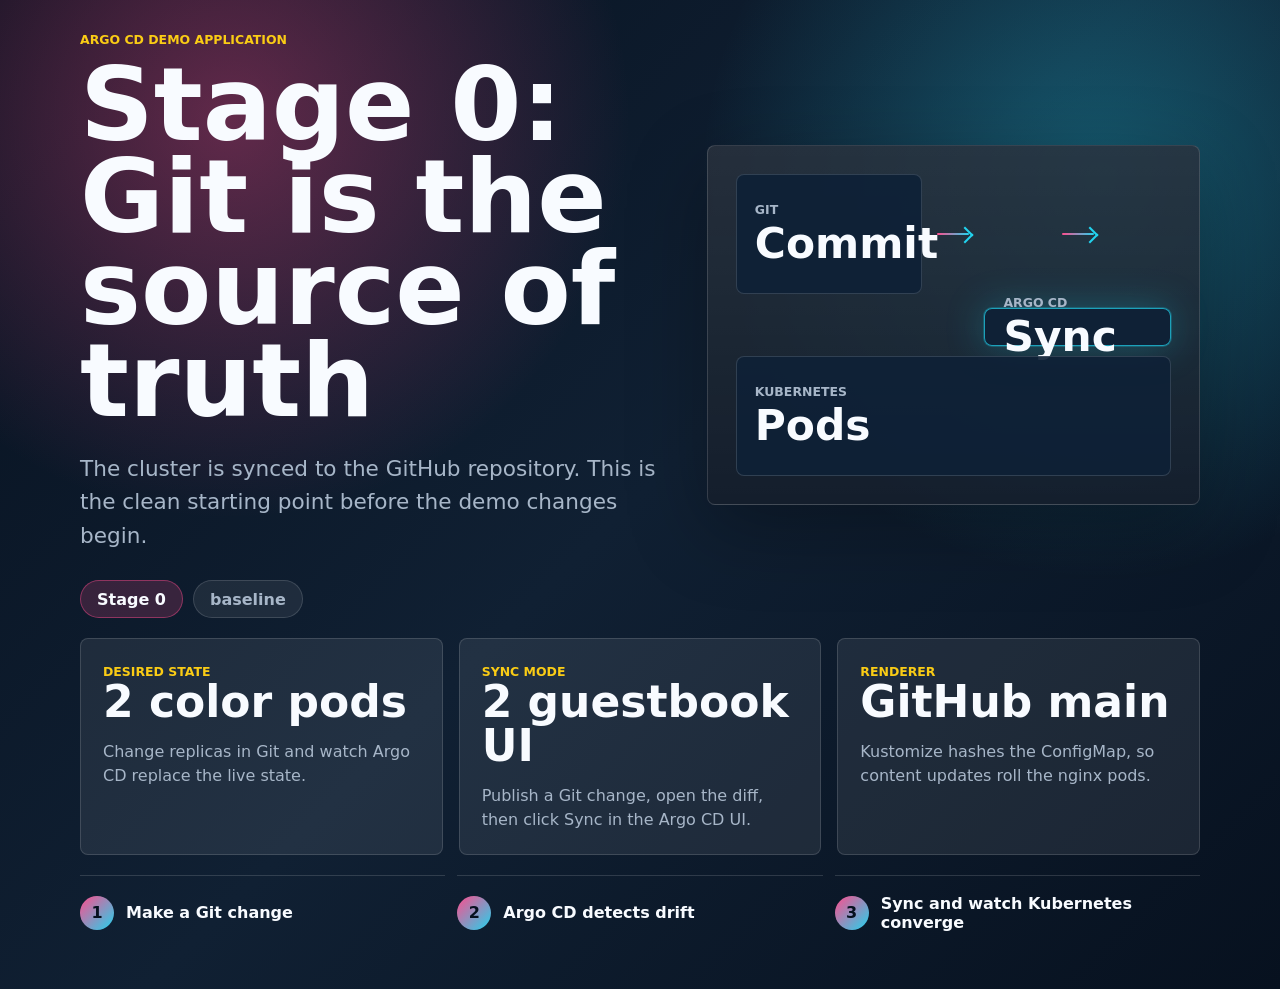
<file: k8s/color-showcase/site/index.html>
<!doctype html>
<html lang="en">
  <head>
    <meta charset="utf-8">
    <meta name="viewport" content="width=device-width, initial-scale=1">
    <title>Argo CD GitOps Demo</title>
    <link rel="stylesheet" href="./styles.css">
    <script src="./app-config.js"></script>
  </head>
  <body>
    <main class="shell">
      <section class="hero" aria-label="GitOps deployment status">
        <div class="hero-copy">
          <p class="eyebrow">Argo CD demo application</p>
          <h1 id="headline">Git is the source of truth</h1>
          <p id="message" class="lede">
            This page is served by nginx, configured by a Kustomize-generated ConfigMap, and deployed by Argo CD.
          </p>
          <div class="actions">
            <span id="themeName" class="pill">Aurora</span>
            <span id="release" class="pill muted">v1.0</span>
          </div>
        </div>

        <div class="topology" aria-label="Deployment topology">
          <div class="lane">
            <span>Git</span>
            <strong>Commit</strong>
          </div>
          <div class="arrow"></div>
          <div class="lane active">
            <span>Argo CD</span>
            <strong>Sync</strong>
          </div>
          <div class="arrow"></div>
          <div class="lane">
            <span>Kubernetes</span>
            <strong>Pods</strong>
          </div>
        </div>
      </section>

      <section class="panel-grid" aria-label="Runtime details">
        <article class="panel">
          <span class="label">Desired state</span>
          <strong id="metricA">2 pods</strong>
          <p>Change replicas in Git and watch Argo CD replace the live state.</p>
        </article>
        <article class="panel">
          <span class="label">Sync mode</span>
          <strong id="metricB">Manual sync</strong>
          <p>Publish a Git change, open the diff, then click Sync in the Argo CD UI.</p>
        </article>
        <article class="panel">
          <span class="label">Renderer</span>
          <strong id="metricC">Kustomize</strong>
          <p>Kustomize hashes the ConfigMap, so content updates roll the nginx pods.</p>
        </article>
      </section>

      <section class="timeline" aria-label="Demo storyline">
        <div>
          <span class="step">1</span>
          <p>Make a Git change</p>
        </div>
        <div>
          <span class="step">2</span>
          <p>Argo CD detects drift</p>
        </div>
        <div>
          <span class="step">3</span>
          <p>Sync and watch Kubernetes converge</p>
        </div>
      </section>
    </main>

    <script>
      const config = window.DEMO_CONFIG || {};
      const root = document.documentElement;
      const setText = (id, value) => {
        if (value) {
          document.getElementById(id).textContent = value;
        }
      };

      root.style.setProperty("--accent", config.accent || "#ff4d8d");
      root.style.setProperty("--accent-two", config.accentTwo || "#22d3ee");
      root.style.setProperty("--accent-three", config.accentThree || "#facc15");
      setText("headline", config.headline);
      setText("message", config.message);
      setText("themeName", config.themeName);
      setText("release", config.release);
      setText("metricA", config.metricA);
      setText("metricB", config.metricB);
      setText("metricC", config.metricC);
    </script>
  </body>
</html>
</file>
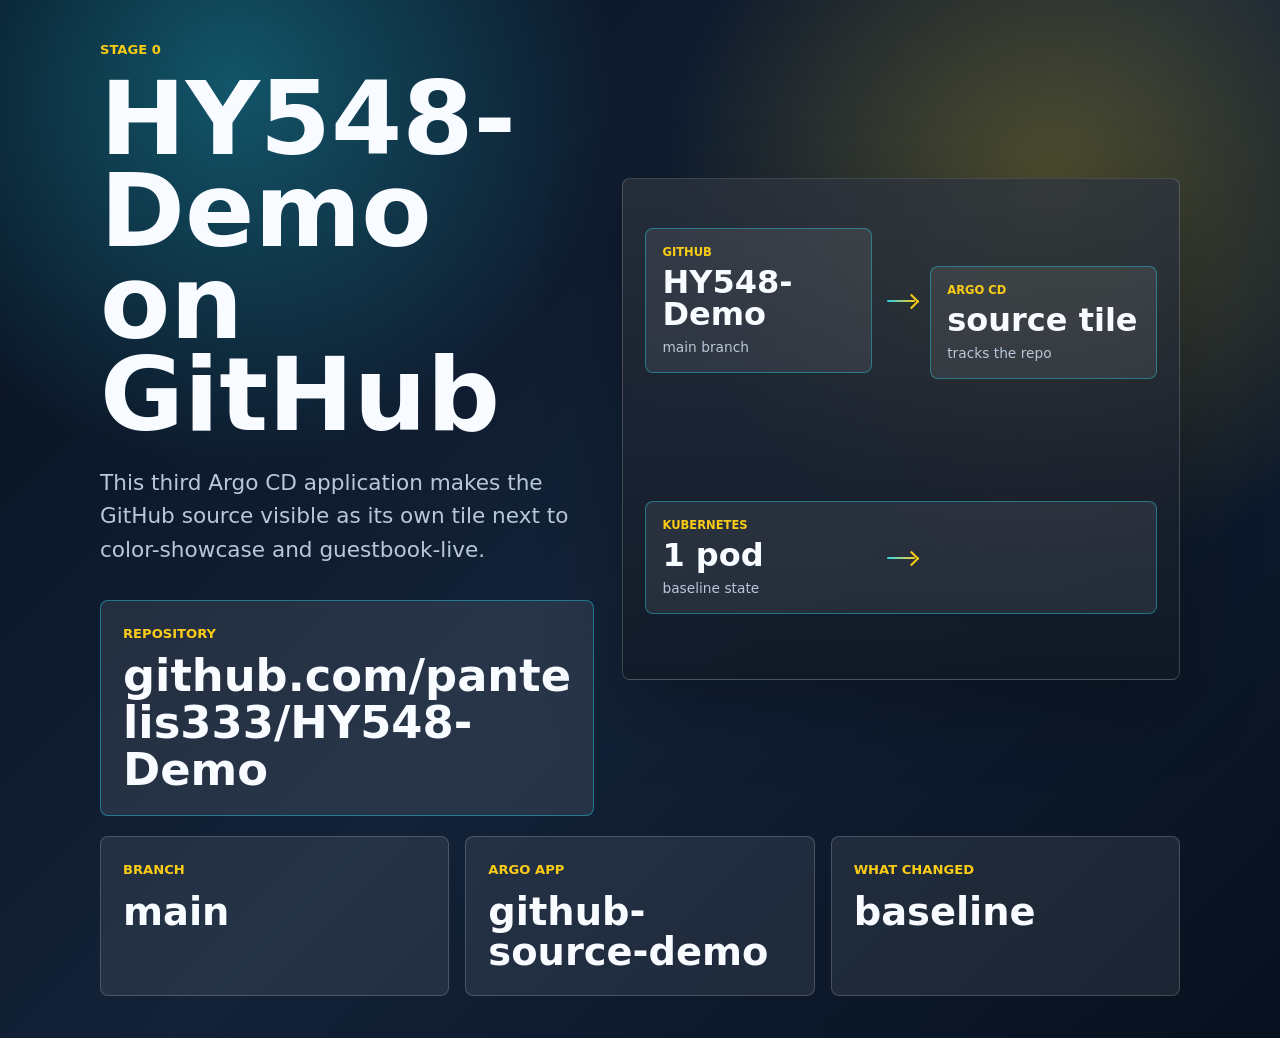
<file: k8s/github-source-demo/site/index.html>
<!doctype html>
<html lang="en">
  <head>
    <meta charset="utf-8">
    <meta name="viewport" content="width=device-width, initial-scale=1">
    <title>HY548-Demo GitHub Source</title>
    <link rel="stylesheet" href="./styles.css">
    <script src="./app-config.js"></script>
  </head>
  <body>
    <main class="shell">
      <section class="hero" aria-label="GitHub source status">
        <div class="hero-copy">
          <p id="stage" class="eyebrow">Stage 0</p>
          <h1 id="headline">HY548-Demo on GitHub</h1>
          <p id="message" class="lede">
            This Argo CD application exists only to make the GitHub source visible as its own tile.
          </p>
          <div class="repo-panel">
            <span>Repository</span>
            <strong id="repo">github.com/pantelis333/HY548-Demo</strong>
          </div>
        </div>

        <div class="flow-shell" aria-label="GitOps flow">
          <div id="flow" class="flow"></div>
        </div>
      </section>

      <section class="facts" aria-label="GitOps facts">
        <article>
          <span>Branch</span>
          <strong id="branch">main</strong>
        </article>
        <article>
          <span>Argo app</span>
          <strong id="appName">github-source-demo</strong>
        </article>
        <article>
          <span>What changed</span>
          <strong id="change">baseline</strong>
        </article>
      </section>
    </main>

    <script>
      const config = window.SOURCE_DEMO_CONFIG || {};
      const defaultSteps = [
        { label: "GitHub", value: "HY548-Demo" },
        { label: "Argo CD", value: "Application" },
        { label: "Kubernetes", value: "1 pod" }
      ];
      const setText = (id, value) => {
        if (value) {
          document.getElementById(id).textContent = value;
        }
      };
      const renderFlow = () => {
        const steps = config.steps || defaultSteps;
        const flow = document.getElementById("flow");
        flow.className = `flow ${config.mode || "baseline"}`;
        flow.innerHTML = "";

        steps.forEach((step, index) => {
          const node = document.createElement("article");
          node.className = "flow-node";
          node.innerHTML = `<span>${step.label}</span><strong>${step.value}</strong><small>${step.note || ""}</small>`;
          flow.appendChild(node);

          if (index < steps.length - 1) {
            const arrow = document.createElement("div");
            arrow.className = "flow-arrow";
            flow.appendChild(arrow);
          }
        });
      };

      document.documentElement.style.setProperty("--accent", config.accent || "#22d3ee");
      document.documentElement.style.setProperty("--accent-two", config.accentTwo || "#facc15");
      setText("stage", config.stage);
      setText("headline", config.headline);
      setText("message", config.message);
      setText("repo", config.repo);
      setText("branch", config.branch);
      setText("appName", config.appName);
      setText("change", config.change);
      renderFlow();
    </script>
  </body>
</html>
</file>
<file: k8s/color-showcase/site/styles.css>
:root {
  --accent: #ff4d8d;
  --accent-two: #22d3ee;
  --accent-three: #facc15;
  --bg: #09111f;
  --panel: rgba(10, 20, 34, 0.82);
  --panel-strong: rgba(15, 33, 55, 0.92);
  --text: #f8fbff;
  --muted: #a7b6c8;
  --line: rgba(255, 255, 255, 0.14);
  font-family: Inter, ui-sans-serif, system-ui, -apple-system, BlinkMacSystemFont, "Segoe UI", sans-serif;
}

* {
  box-sizing: border-box;
}

body {
  min-height: 100vh;
  margin: 0;
  color: var(--text);
  background:
    radial-gradient(circle at 18% 12%, color-mix(in srgb, var(--accent) 36%, transparent), transparent 25rem),
    radial-gradient(circle at 86% 18%, color-mix(in srgb, var(--accent-two) 32%, transparent), transparent 25rem),
    linear-gradient(135deg, #07111f 0%, #102033 50%, #07111f 100%);
}

.shell {
  width: min(1120px, calc(100% - 32px));
  min-height: 100vh;
  margin: 0 auto;
  padding: 32px 0;
  display: grid;
  grid-template-rows: 1fr auto auto;
  gap: 20px;
}

.hero {
  min-height: 54vh;
  display: grid;
  grid-template-columns: minmax(0, 1.1fr) minmax(320px, 0.9fr);
  gap: 24px;
  align-items: center;
}

.eyebrow,
.label {
  margin: 0 0 12px;
  color: var(--accent-three);
  font-size: 0.78rem;
  font-weight: 800;
  letter-spacing: 0;
  text-transform: uppercase;
}

h1 {
  max-width: 780px;
  margin: 0;
  font-size: clamp(3rem, 8vw, 6.75rem);
  line-height: 0.9;
  letter-spacing: 0;
}

.lede {
  max-width: 680px;
  margin: 24px 0 0;
  color: var(--muted);
  font-size: clamp(1.05rem, 2.2vw, 1.35rem);
  line-height: 1.55;
}

.actions {
  display: flex;
  flex-wrap: wrap;
  gap: 10px;
  margin-top: 28px;
}

.pill {
  display: inline-flex;
  min-height: 38px;
  align-items: center;
  border: 1px solid color-mix(in srgb, var(--accent) 44%, transparent);
  border-radius: 999px;
  padding: 0 16px;
  background: color-mix(in srgb, var(--accent) 18%, transparent);
  color: var(--text);
  font-weight: 800;
}

.pill.muted {
  border-color: var(--line);
  background: rgba(255, 255, 255, 0.07);
  color: var(--muted);
}

.topology {
  position: relative;
  min-height: 360px;
  border: 1px solid var(--line);
  border-radius: 8px;
  padding: 28px;
  background:
    linear-gradient(180deg, rgba(255, 255, 255, 0.11), rgba(255, 255, 255, 0.04)),
    var(--panel);
  box-shadow: 0 24px 80px rgba(0, 0, 0, 0.28);
  display: grid;
  grid-template-columns: 1fr 34px 1fr;
  grid-template-rows: 1fr 34px 1fr;
  gap: 14px;
}

.lane {
  min-width: 0;
  border: 1px solid var(--line);
  border-radius: 8px;
  padding: 18px;
  background: var(--panel-strong);
  display: flex;
  flex-direction: column;
  justify-content: center;
  gap: 6px;
}

.lane:nth-child(1) {
  grid-column: 1;
  grid-row: 1;
}

.lane:nth-child(3) {
  grid-column: 3;
  grid-row: 2;
}

.lane:nth-child(5) {
  grid-column: 1 / 4;
  grid-row: 3;
}

.lane span {
  color: var(--muted);
  font-size: 0.78rem;
  font-weight: 800;
  text-transform: uppercase;
}

.lane strong {
  font-size: clamp(1.65rem, 4vw, 2.65rem);
  line-height: 1;
}

.lane.active {
  border-color: color-mix(in srgb, var(--accent-two) 72%, transparent);
  box-shadow: 0 0 0 1px color-mix(in srgb, var(--accent-two) 22%, transparent), 0 0 38px color-mix(in srgb, var(--accent-two) 28%, transparent);
}

.arrow {
  align-self: center;
  justify-self: center;
  width: 32px;
  height: 2px;
  border-radius: 99px;
  background: linear-gradient(90deg, var(--accent), var(--accent-two));
}

.arrow::after {
  content: "";
  display: block;
  width: 10px;
  height: 10px;
  margin: -4px 0 0 22px;
  border-top: 2px solid var(--accent-two);
  border-right: 2px solid var(--accent-two);
  transform: rotate(45deg);
}

.panel-grid {
  display: grid;
  grid-template-columns: repeat(3, minmax(0, 1fr));
  gap: 16px;
}

.panel {
  min-height: 168px;
  border: 1px solid var(--line);
  border-radius: 8px;
  padding: 22px;
  background: rgba(255, 255, 255, 0.08);
}

.panel strong {
  display: block;
  margin-bottom: 16px;
  font-size: clamp(1.75rem, 4vw, 2.75rem);
  line-height: 1;
}

.panel p {
  margin: 0;
  color: var(--muted);
  line-height: 1.5;
}

.timeline {
  display: grid;
  grid-template-columns: repeat(3, minmax(0, 1fr));
  gap: 12px;
  padding-bottom: 8px;
}

.timeline div {
  min-height: 74px;
  border-top: 1px solid var(--line);
  display: grid;
  grid-template-columns: 34px 1fr;
  gap: 12px;
  align-items: center;
}

.step {
  width: 34px;
  height: 34px;
  border-radius: 999px;
  display: grid;
  place-items: center;
  background: linear-gradient(135deg, var(--accent), var(--accent-two));
  color: #06111f;
  font-weight: 900;
}

.timeline p {
  margin: 0;
  color: var(--text);
  font-weight: 800;
}

@media (max-width: 860px) {
  .shell {
    width: min(100% - 24px, 720px);
    padding: 24px 0;
  }

  .hero,
  .panel-grid,
  .timeline {
    grid-template-columns: 1fr;
  }

  .hero {
    min-height: auto;
  }

  .topology {
    min-height: 320px;
  }
}

@media (max-width: 520px) {
  h1 {
    font-size: clamp(2.4rem, 16vw, 4rem);
  }

  .topology {
    grid-template-columns: 1fr;
    grid-template-rows: repeat(5, auto);
  }

  .lane:nth-child(1),
  .lane:nth-child(3),
  .lane:nth-child(5),
  .arrow {
    grid-column: 1;
    grid-row: auto;
  }

  .arrow {
    transform: rotate(90deg);
  }
}
</file>
<file: k8s/github-source-demo/site/styles.css>
:root {
  --accent: #22d3ee;
  --accent-two: #facc15;
  --bg: #08111f;
  --panel: rgba(255, 255, 255, 0.09);
  --line: rgba(255, 255, 255, 0.18);
  --text: #f8fbff;
  --muted: #b8c7d9;
  font-family: Inter, ui-sans-serif, system-ui, -apple-system, BlinkMacSystemFont, "Segoe UI", sans-serif;
}

* {
  box-sizing: border-box;
}

body {
  min-height: 100vh;
  margin: 0;
  color: var(--text);
  background:
    radial-gradient(circle at 18% 8%, color-mix(in srgb, var(--accent) 34%, transparent), transparent 24rem),
    radial-gradient(circle at 82% 18%, color-mix(in srgb, var(--accent-two) 26%, transparent), transparent 24rem),
    linear-gradient(135deg, #07101e 0%, #132238 52%, #07101e 100%);
}

.shell {
  width: min(1080px, calc(100% - 32px));
  min-height: 100vh;
  margin: 0 auto;
  padding: 42px 0;
  display: grid;
  grid-template-rows: 1fr auto;
  gap: 20px;
}

.hero {
  min-height: 58vh;
  display: grid;
  grid-template-columns: minmax(0, 0.94fr) minmax(360px, 1.06fr);
  gap: 28px;
  align-items: center;
}

.eyebrow,
.facts span,
.repo-panel span {
  margin: 0;
  color: var(--accent-two);
  font-size: 0.82rem;
  font-weight: 900;
  letter-spacing: 0;
  text-transform: uppercase;
}

h1 {
  max-width: 880px;
  margin: 16px 0 0;
  font-size: clamp(3rem, 8vw, 7rem);
  line-height: 0.9;
  letter-spacing: 0;
}

.lede {
  max-width: 760px;
  margin: 24px 0 0;
  color: var(--muted);
  font-size: clamp(1.1rem, 2.2vw, 1.35rem);
  line-height: 1.55;
}

.repo-panel {
  width: min(100%, 840px);
  margin-top: 34px;
  border: 1px solid color-mix(in srgb, var(--accent) 46%, transparent);
  border-radius: 8px;
  padding: 22px;
  background: var(--panel);
}

.repo-panel strong {
  display: block;
  margin-top: 10px;
  overflow-wrap: anywhere;
  font-size: clamp(1.35rem, 3.8vw, 2.8rem);
  line-height: 1.05;
}

.flow-shell {
  min-height: 500px;
  border: 1px solid var(--line);
  border-radius: 8px;
  padding: 22px;
  background:
    linear-gradient(180deg, rgba(255, 255, 255, 0.12), rgba(255, 255, 255, 0.04)),
    rgba(4, 12, 24, 0.72);
  box-shadow: 0 24px 80px rgba(0, 0, 0, 0.28);
}

.flow {
  min-height: 456px;
  display: grid;
  gap: 14px;
  align-items: center;
}

.flow.baseline {
  grid-template-columns: 1fr 30px 1fr;
  grid-template-rows: 1fr 30px 1fr;
}

.flow.expanded {
  grid-template-columns: repeat(3, minmax(0, 1fr));
  grid-template-rows: repeat(3, minmax(112px, 1fr));
}

.flow-node {
  min-width: 0;
  min-height: 112px;
  border: 1px solid color-mix(in srgb, var(--accent) 42%, transparent);
  border-radius: 8px;
  padding: 16px;
  background: rgba(255, 255, 255, 0.08);
  display: flex;
  flex-direction: column;
  justify-content: center;
  gap: 7px;
}

.flow-node span {
  color: var(--accent-two);
  font-size: 0.72rem;
  font-weight: 900;
  text-transform: uppercase;
}

.flow-node strong {
  font-size: clamp(1.25rem, 2.8vw, 2rem);
  line-height: 1.02;
}

.flow-node small {
  min-height: 18px;
  color: var(--muted);
  font-size: 0.86rem;
  line-height: 1.35;
}

.flow-arrow {
  justify-self: center;
  align-self: center;
  width: 28px;
  height: 2px;
  border-radius: 99px;
  background: linear-gradient(90deg, var(--accent), var(--accent-two));
}

.flow-arrow::after {
  content: "";
  display: block;
  width: 9px;
  height: 9px;
  margin: -4px 0 0 19px;
  border-top: 2px solid var(--accent-two);
  border-right: 2px solid var(--accent-two);
  transform: rotate(45deg);
}

.flow.baseline .flow-node:nth-child(1) {
  grid-column: 1;
  grid-row: 1;
}

.flow.baseline .flow-arrow:nth-child(2) {
  grid-column: 2;
  grid-row: 1;
}

.flow.baseline .flow-node:nth-child(3) {
  grid-column: 3;
  grid-row: 1 / 3;
}

.flow.baseline .flow-arrow:nth-child(4) {
  grid-column: 2;
  grid-row: 3;
}

.flow.baseline .flow-node:nth-child(5) {
  grid-column: 1 / 4;
  grid-row: 3;
}

.flow.expanded .flow-node:nth-child(1) {
  grid-column: 1;
  grid-row: 1;
}

.flow.expanded .flow-arrow:nth-child(2) {
  grid-column: 2;
  grid-row: 1;
}

.flow.expanded .flow-node:nth-child(3) {
  grid-column: 3;
  grid-row: 1;
}

.flow.expanded .flow-arrow:nth-child(4) {
  grid-column: 3;
  grid-row: 2;
  transform: rotate(90deg);
}

.flow.expanded .flow-node:nth-child(5) {
  grid-column: 3;
  grid-row: 3;
}

.flow.expanded .flow-arrow:nth-child(6) {
  grid-column: 2;
  grid-row: 3;
  transform: rotate(180deg);
}

.flow.expanded .flow-node:nth-child(7) {
  grid-column: 1;
  grid-row: 3;
}

.flow.expanded .flow-arrow:nth-child(8) {
  grid-column: 1;
  grid-row: 2;
  transform: rotate(270deg);
}

.flow.expanded .flow-node:nth-child(9) {
  grid-column: 2;
  grid-row: 2;
  box-shadow: 0 0 0 1px color-mix(in srgb, var(--accent-two) 38%, transparent), 0 0 42px color-mix(in srgb, var(--accent) 30%, transparent);
}

.facts {
  display: grid;
  grid-template-columns: repeat(3, minmax(0, 1fr));
  gap: 16px;
}

.facts article {
  min-height: 140px;
  border: 1px solid var(--line);
  border-radius: 8px;
  padding: 22px;
  background: rgba(255, 255, 255, 0.08);
}

.facts strong {
  display: block;
  margin-top: 14px;
  font-size: clamp(1.55rem, 3vw, 2.4rem);
  line-height: 1.05;
}

@media (max-width: 900px) {
  .hero {
    grid-template-columns: 1fr;
  }
}

@media (max-width: 760px) {
  .facts {
    grid-template-columns: 1fr;
  }

  .flow.baseline,
  .flow.expanded {
    grid-template-columns: 1fr;
    grid-template-rows: auto;
  }

  .flow .flow-node,
  .flow .flow-arrow {
    grid-column: auto !important;
    grid-row: auto !important;
  }

  .flow-arrow {
    transform: rotate(90deg) !important;
  }
}
</file>
